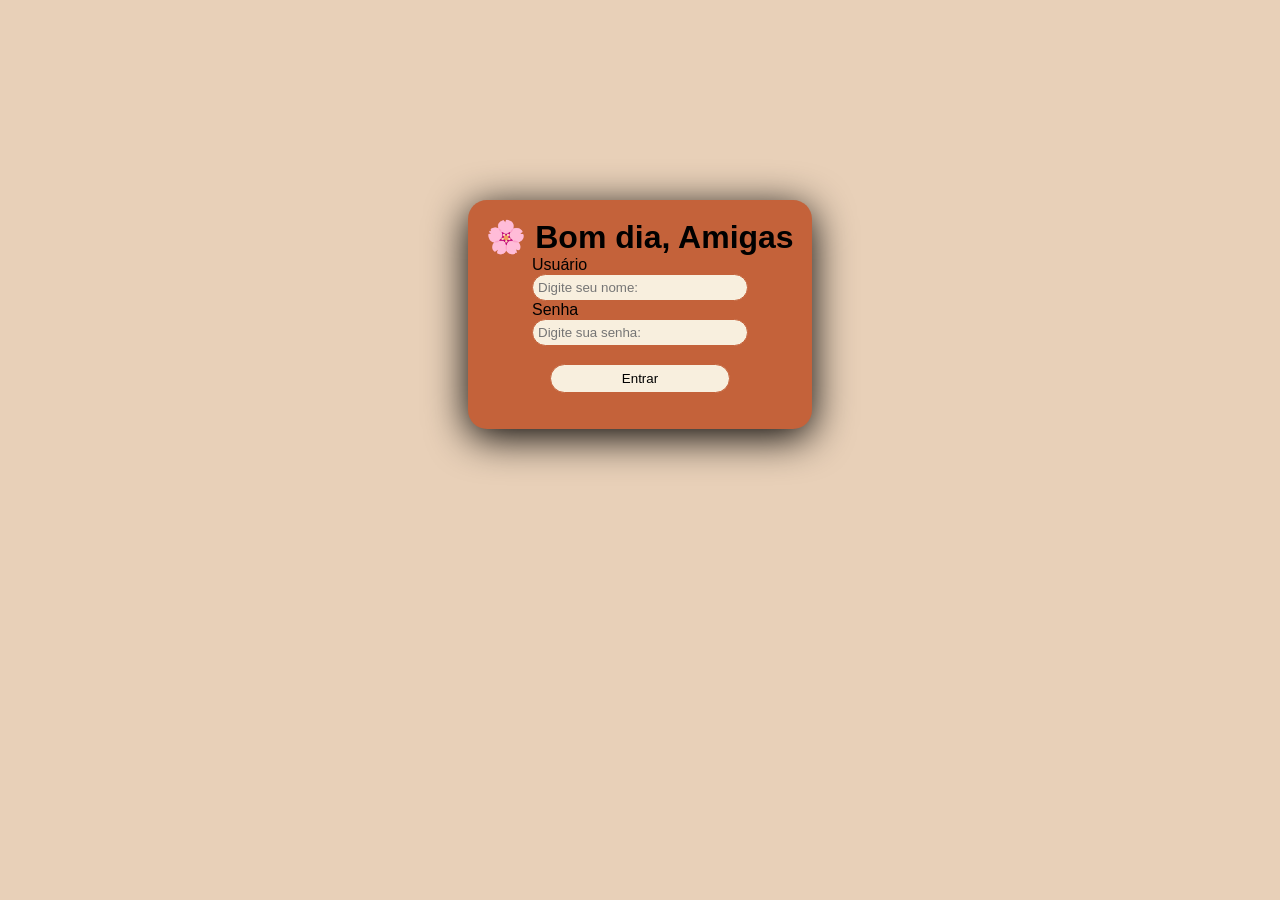
<file: app_mobile/bom-dia-amigas/index.html>
<!doctype html>
<html lang="en">
  <head>
    <meta charset="UTF-8" />
    <meta name="viewport" content="width=device-width, initial-scale=1.0" />
    <title>Login</title>
    <link rel="stylesheet" href="css/style.css" />
  </head>
  <body>
    <div class="ap">
      <div class="op">
        <div><h1>🌸 Bom dia, Amigas</h1></div>
        <div>
          <div class="login-caixa">
            <span>Usuário</span
            ><input
              class="usuario"
              type="text"
              placeholder="Digite seu nome:"
            />
          </div>
          <div class="login-caixa">
            <span>Senha</span
            ><input
              class="usuario"
              type="Password"
              placeholder="Digite sua senha:"
            />
          </div>
          <div class="div-button">
            <a href="/pagina.html"
              ><button class="login-button">Entrar</button></a
            >
          </div>
        </div>
      </div>
    </div>
  </body>
</html>
</file>
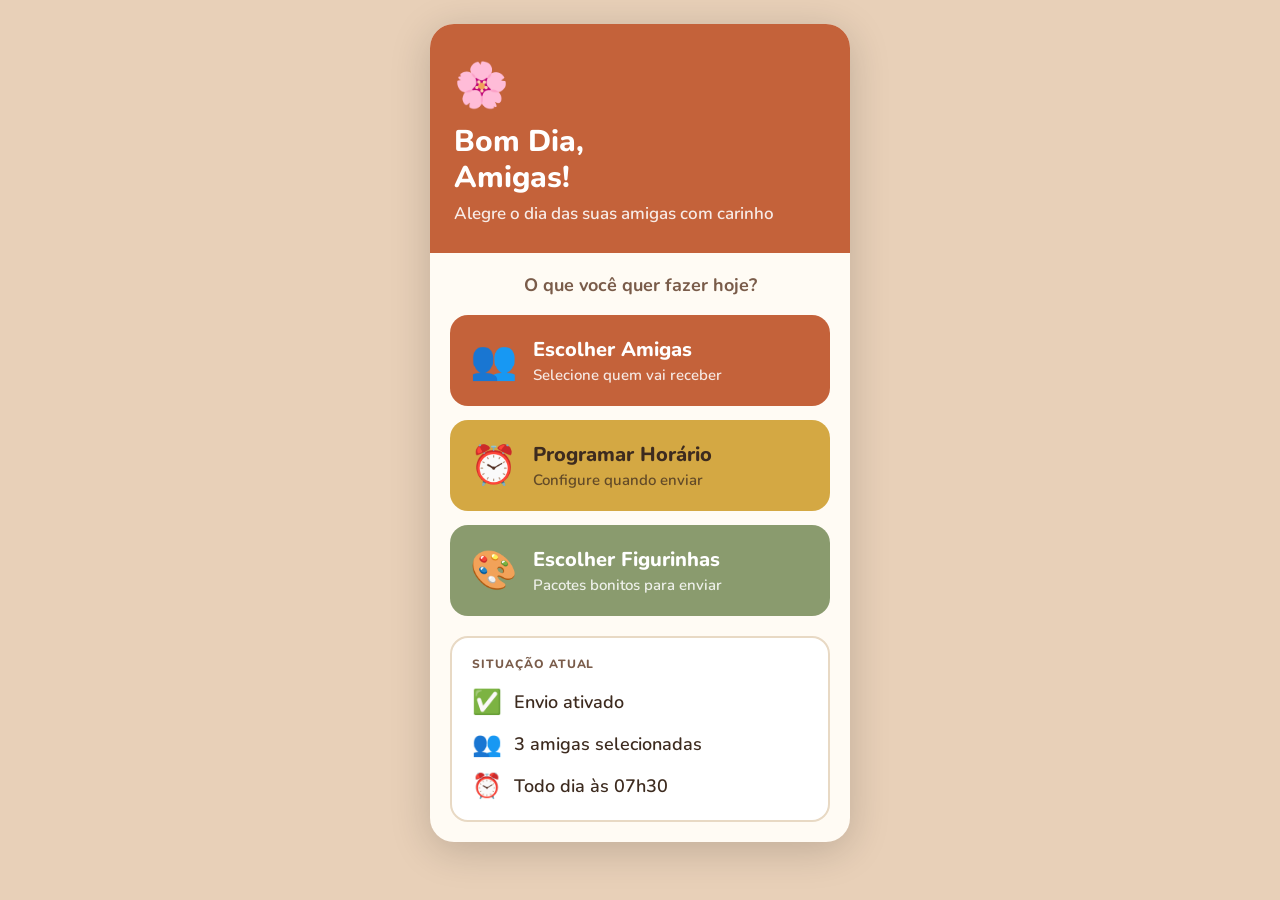
<file: app_mobile/bom-dia-amigas/pagina.html>
<!doctype html>
<html lang="pt-BR">
<head>
  <meta charset="UTF-8" />
  <meta name="viewport" content="width=device-width, initial-scale=1.0" />
  <title>Bom Dia, Amigas!</title>
  <link href="https://fonts.googleapis.com/css2?family=Nunito:wght@400;600;700;800&display=swap" rel="stylesheet" />
  <link rel="stylesheet" href="css/style.css" />
</head>
<body>
<div id="app">

  <div id="tela-inicio" class="tela ativa">
    <div class="topo">
      <div class="icone-topo">🌸</div>
      <h1>Bom Dia,<br>Amigas!</h1>
      <p>Alegre o dia das suas amigas com carinho</p>
    </div>
    <div class="conteudo">
      <p class="pergunta-inicio">O que você quer fazer hoje?</p>

      <button class="btn btn-laranja" onclick="ir('tela-contatos')">
        <span class="icone">👥</span>
        <span>
          <span class="texto-grande">Escolher Amigas</span>
          <span class="texto-pequeno">Selecione quem vai receber</span>
        </span>
      </button>

      <button class="btn btn-amarelo" onclick="ir('tela-horario')">
        <span class="icone">⏰</span>
        <span>
          <span class="texto-grande">Programar Horário</span>
          <span class="texto-pequeno">Configure quando enviar</span>
        </span>
      </button>

      <button class="btn btn-verde" onclick="ir('tela-figurinhas')">
        <span class="icone">🎨</span>
        <span>
          <span class="texto-grande">Escolher Figurinhas</span>
          <span class="texto-pequeno">Pacotes bonitos para enviar</span>
        </span>
      </button>

      <div class="card card-situacao">
        <div class="card-titulo">Situação atual</div>
        <div class="card-linha"><span class="ic">✅</span> Envio ativado</div>
        <div class="card-linha"><span class="ic">👥</span> 3 amigas selecionadas</div>
        <div class="card-linha"><span class="ic">⏰</span> Todo dia às 07h30</div>
      </div>
    </div>
  </div>

  <!-- ═══════════════ TELA: CONTATOS ═══════════════ -->
  <div id="tela-contatos" class="tela">
    <div class="topo">
      <button class="btn-voltar" onclick="ir('tela-inicio')">← Voltar</button>
      <h1>Escolha suas Amigas</h1>
      <p>Toque no nome para selecionar</p>
    </div>
    <div class="conteudo" id="lista-contatos"></div>
    <div class="rodape">
      <p id="texto-contatos">Nenhuma amiga selecionada ainda</p>
      <button id="btn-continuar-contatos" class="btn-confirmar inativo" onclick="continuar_contatos()">
        Continuar →
      </button>
    </div>
  </div>

  <!-- ═══════════════ TELA: HORÁRIO ═══════════════ -->
  <div id="tela-horario" class="tela">
    <div class="topo">
      <button class="btn-voltar" onclick="ir('tela-inicio')">← Voltar</button>
      <h1>Programar Horário</h1>
      <p>Quando enviar as mensagens?</p>
    </div>
    <div class="conteudo">

      <div class="card">
        <div class="card-titulo">Horário do envio</div>
        <div class="horario-row">
          <!-- As opções de hora (00–23) são geradas em js/app.js -->
          <select id="sel-hora" onchange="atualizar_horario()"></select>
          <span class="horario-sep">:</span>
          <select id="sel-min" onchange="atualizar_horario()">
            <option value="00">00</option>
            <option value="15">15</option>
            <option value="30" selected>30</option>
            <option value="45">45</option>
          </select>
        </div>
        <div class="horario-label" id="horario-label">Envio às 07:30 horas</div>
      </div>

      <div class="card">
        <div class="card-titulo">Com que frequência?</div>
        <div class="lista-frequencia">
          <button class="freq-btn selecionado" id="freq-diario" onclick="sel_freq('diario')">
            <span class="ic">📅</span> Todo dia
            <span class="check-freq">✓</span>
          </button>
          <button class="freq-btn" id="freq-uteis" onclick="sel_freq('uteis')">
            <span class="ic">💼</span> Dias úteis
            <span class="check-freq oculto">✓</span>
          </button>
          <button class="freq-btn" id="freq-fds" onclick="sel_freq('fds')">
            <span class="ic">🌴</span> Fins de semana
            <span class="check-freq oculto">✓</span>
          </button>
        </div>
      </div>

      <div class="card">
        <div class="card-titulo">Mensagem de bom dia</div>
        <textarea id="mensagem-texto" rows="4" oninput="atualizar_chars()">Bom dia, minha querida! 🌸 Que Deus abençoe seu dia com muita alegria e saúde! ☀️</textarea>
        <div class="char-count" id="char-count">82 caracteres</div>
      </div>

      <button class="btn-confirmar ativo" onclick="ir('tela-inicio')">Salvar horário ✅</button>
    </div>
  </div>

  <!-- ═══════════════ TELA: FIGURINHAS ═══════════════ -->
  <div id="tela-figurinhas" class="tela">
    <div class="topo">
      <button class="btn-voltar" onclick="ir('tela-inicio')">← Voltar</button>
      <h1>Escolher Figurinhas</h1>
      <p>Selecione os pacotes que você gosta</p>
    </div>
    <div class="conteudo">
      <div class="aviso">
        <span class="ic">💡</span>
        As figurinhas não se repetem por 2 meses! Você pode escolher mais de um pacote.
      </div>
      <div class="sticker-grid" id="grade-figurinhas"></div>
    </div>
    <div class="rodape">
      <p id="texto-figurinhas">Nenhum pacote selecionado ainda</p>
      <button id="btn-continuar-figurinhas" class="btn-confirmar inativo" onclick="ir('tela-confirmar')">
        Continuar →
      </button>
    </div>
  </div>

  <!-- ═══════════════ TELA: CONFIRMAR ═══════════════ -->
  <div id="tela-confirmar" class="tela">
    <div class="topo">
      <button class="btn-voltar" onclick="ir('tela-figurinhas')">← Voltar</button>
      <h1>Confirmar Envio</h1>
      <p>Revise tudo antes de confirmar</p>
    </div>
    <div class="conteudo">
      <div class="card">
        <div class="card-titulo">Amigas que vão receber</div>
        <div id="resumo-contatos"></div>
      </div>
      <div class="card">
        <div class="card-titulo">Horário e frequência</div>
        <div class="card-linha"><span class="ic">⏰</span> Todo dia às 07:30 horas</div>
        <div class="card-linha"><span class="ic">🔁</span> Figurinhas não se repetem por 2 meses</div>
      </div>
      <div class="card">
        <div class="card-titulo">Pacotes de figurinhas</div>
        <div id="resumo-figurinhas"></div>
      </div>
      <div class="aviso">
        <span class="ic">ℹ️</span>
        O aplicativo vai enviar automaticamente pelo WhatsApp no horário programado. Você não precisa fazer mais nada!
      </div>
      <button class="btn-confirmar ativo" onclick="ir('tela-sucesso')">✅ Confirmar e Ativar</button>
      <button class="btn-secundario" onclick="ir('tela-figurinhas')">Voltar e Editar</button>
    </div>
  </div>

  <!-- ═══════════════ TELA: SUCESSO ═══════════════ -->
  <div id="tela-sucesso" class="tela">
    <div class="sucesso">
      <div class="grande-emoji">🌸</div>
      <h2>Tudo pronto!</h2>
      <p>Suas amigas vão receber mensagens de bom dia todos os dias!</p>
      <p class="detalhe">As figurinhas não vão se repetir por 2 meses. Que charme! ✨</p>

      <div class="card card-sucesso">
        <div class="card-linha"><span class="ic">✅</span> Envio automático ativado</div>
        <div class="card-linha"><span class="ic">⏰</span> Todo dia às 07:30</div>
        <div class="card-linha"><span class="ic">💌</span> Via WhatsApp</div>
      </div>

      <button class="btn-confirmar ativo btn-largo" onclick="ir('tela-inicio')">
        Voltar ao início 🏠
      </button>
    </div>
  </div>

</div>

<script src="js/app.js"></script>
</body>
</html>
</file>
<file: app_mobile/bom-dia-amigas/css/style.css>
/* ═══════════════ BASE ═══════════════ */
* { box-sizing: border-box; margin: 0; padding: 0; }

:root {
  --cor-principal:   #c4623a;  /* laranja: topo e botões */
  --cor-destaque:    #d4a843;  /* amarelo: avisos */
  --cor-verde:       #8a9b6e;
  --cor-fundo:       #fffbf4;  /* fundo do app */
  --cor-texto:       #3d2b1f;  /* texto principal */
  --cor-texto-suave: #7a5c4a;  /* textos secundários */
  --cor-borda:       #e8d9c4;
  --cor-campo:       #f2ead8;  /* fundo dos campos */
  --cor-erro:        #b3261e;  /* mensagens de erro */
}

body {
  font-family: 'Nunito', sans-serif;
  background: #e8d0b8;
  display: flex;
  justify-content: center;
  align-items: flex-start;
  min-height: 100vh;
  padding: 24px 16px;
}

#app {
  background: #fffbf4;
  width: 100%;
  max-width: 420px;
  min-height: 700px;
  border-radius: 24px;
  overflow: hidden;
  box-shadow: 0 8px 40px rgba(0,0,0,0.18);
}

/* ═══════════════ TELAS ═══════════════ */
.tela { display: none; }
.tela.ativa { display: block; }

/* ═══════════════ TOPO ═══════════════ */
.topo {
  background: #c4623a;
  color: white;
  padding: 32px 24px 28px;
}
.topo h1 {
  font-size: 30px;
  font-weight: 800;
  line-height: 1.2;
}
.topo p {
  font-size: 17px;
  margin-top: 6px;
  opacity: 0.88;
  font-weight: 600;
}
.topo .icone-topo {
  font-size: 44px;
  margin-bottom: 8px;
}
.btn-voltar {
  background: none;
  border: none;
  color: white;
  font-size: 18px;
  font-weight: 700;
  cursor: pointer;
  margin-bottom: 10px;
  padding: 0;
  display: flex;
  align-items: center;
  gap: 6px;
  font-family: 'Nunito', sans-serif;
}

/* ═══════════════ CONTEÚDO ═══════════════ */
.conteudo {
  padding: 20px;
  display: flex;
  flex-direction: column;
  gap: 14px;
}

.pergunta-inicio {
  text-align: center;
  font-size: 18px;
  font-weight: 700;
  color: #7a5c4a;
  margin-bottom: 4px;
}

/* ═══════════════ BOTÕES PRINCIPAIS ═══════════════ */
.btn {
  width: 100%;
  display: flex;
  align-items: center;
  gap: 16px;
  padding: 20px;
  border-radius: 18px;
  border: none;
  cursor: pointer;
  font-family: 'Nunito', sans-serif;
  text-align: left;
  transition: transform 0.1s;
}
.btn:active { transform: scale(0.97); }
.btn .icone { font-size: 38px; flex-shrink: 0; }
.btn .texto-grande { font-size: 20px; font-weight: 800; display: block; }
.btn .texto-pequeno { font-size: 15px; font-weight: 600; display: block; margin-top: 2px; }

.btn-laranja { background: #c4623a; color: white; }
.btn-laranja .texto-pequeno { opacity: 0.85; }

.btn-amarelo { background: #d4a843; color: #3d2b1f; }
.btn-amarelo .texto-pequeno { opacity: 0.75; }

.btn-verde { background: #8a9b6e; color: white; }
.btn-verde .texto-pequeno { opacity: 0.85; }

/* ═══════════════ CARD ═══════════════ */
.card {
  background: white;
  border: 2px solid #e8d9c4;
  border-radius: 18px;
  padding: 18px 20px;
}
.card-situacao { margin-top: 6px; }
.card-sucesso { width: 100%; margin-bottom: 24px; }

.card-titulo {
  font-size: 12px;
  font-weight: 800;
  color: #7a5c4a;
  text-transform: uppercase;
  letter-spacing: 0.08em;
  margin-bottom: 14px;
}
.card-linha {
  display: flex;
  align-items: center;
  gap: 12px;
  margin-bottom: 10px;
  font-size: 18px;
  font-weight: 600;
  color: #3d2b1f;
}
.card-linha:last-child { margin-bottom: 0; }
.card-linha .ic { font-size: 24px; }

/* ═══════════════ AVISO ═══════════════ */
.aviso {
  background: #fff8e8;
  border: 2px solid #d4a843;
  border-radius: 18px;
  padding: 16px 18px;
  display: flex;
  gap: 12px;
  align-items: flex-start;
  font-size: 16px;
  font-weight: 600;
  color: #3d2b1f;
  line-height: 1.5;
}
.aviso .ic { font-size: 22px; flex-shrink: 0; }

/* ═══════════════ CONTATOS ═══════════════ */
.contato {
  display: flex;
  align-items: center;
  gap: 14px;
  padding: 16px 18px;
  border-radius: 18px;
  border: 2px solid #e8d9c4;
  background: white;
  cursor: pointer;
  width: 100%;
  font-family: 'Nunito', sans-serif;
  text-align: left;
  transition: transform 0.1s;
}
.contato:active { transform: scale(0.97); }
.contato.selecionado { background: #c4623a; border-color: #c4623a; color: white; }
.avatar {
  width: 54px; height: 54px;
  border-radius: 50%;
  background: #f2ead8;
  display: flex; align-items: center; justify-content: center;
  font-size: 28px;
  flex-shrink: 0;
}
.contato .nome { font-size: 19px; font-weight: 700; display: block; }
.contato .tel { font-size: 15px; font-weight: 600; opacity: 0.7; display: block; margin-top: 2px; }
.check {
  margin-left: auto;
  width: 32px; height: 32px;
  border-radius: 50%;
  background: #f2ead8;
  display: flex; align-items: center; justify-content: center;
  font-size: 18px;
  font-weight: 800;
  color: #c4623a;
  flex-shrink: 0;
}
.contato.selecionado .check { background: white; }

/* ═══════════════ RODAPÉ / BOTÕES DE AÇÃO ═══════════════ */
.rodape {
  padding: 16px 20px 28px;
  background: white;
  border-top: 2px solid #e8d9c4;
}
.rodape p {
  text-align: center;
  color: #7a5c4a;
  font-size: 17px;
  font-weight: 700;
  margin-bottom: 14px;
}
.btn-confirmar {
  width: 100%;
  padding: 20px;
  border-radius: 18px;
  border: none;
  font-family: 'Nunito', sans-serif;
  font-size: 20px;
  font-weight: 800;
  cursor: pointer;
  transition: transform 0.1s;
}
.btn-confirmar:active { transform: scale(0.97); }
.btn-confirmar.ativo { background: #c4623a; color: white; }
.btn-confirmar.inativo { background: #e8d9c4; color: #7a5c4a; cursor: not-allowed; }
.btn-largo { width: 100%; }

.btn-secundario {
  width: 100%;
  padding: 16px;
  border-radius: 18px;
  border: none;
  background: #f2ead8;
  color: #7a5c4a;
  font-family: 'Nunito', sans-serif;
  font-size: 18px;
  font-weight: 700;
  cursor: pointer;
  margin-top: 10px;
  transition: transform 0.1s;
}
.btn-secundario:active { transform: scale(0.97); }

/* ═══════════════ HORÁRIO ═══════════════ */
.horario-row {
  display: flex;
  align-items: center;
  justify-content: center;
  gap: 10px;
  margin: 8px 0 6px;
}
.horario-row select {
  font-size: 38px;
  font-weight: 800;
  color: #c4623a;
  background: #f2ead8;
  border: none;
  border-radius: 14px;
  padding: 10px 14px;
  outline: none;
  cursor: pointer;
  font-family: 'Nunito', sans-serif;
  -webkit-appearance: none;
  appearance: none;
  text-align: center;
}
.horario-sep { font-size: 38px; font-weight: 800; color: #3d2b1f; }
.horario-label { text-align: center; color: #7a5c4a; font-size: 16px; font-weight: 600; margin-top: 4px; }

/* ═══════════════ FREQUÊNCIA ═══════════════ */
.lista-frequencia {
  display: flex;
  flex-direction: column;
  gap: 10px;
}
.freq-btn {
  display: flex;
  align-items: center;
  gap: 14px;
  padding: 16px 18px;
  border-radius: 16px;
  border: 2px solid #e8d9c4;
  background: #fffbf4;
  width: 100%;
  font-family: 'Nunito', sans-serif;
  font-size: 19px;
  font-weight: 700;
  cursor: pointer;
  color: #3d2b1f;
  transition: transform 0.1s;
}
.freq-btn:active { transform: scale(0.97); }
.freq-btn.selecionado { background: #c4623a; border-color: #c4623a; color: white; }
.freq-btn .ic { font-size: 28px; }
.freq-btn .check-freq { margin-left: auto; font-size: 20px; }
.check-freq.oculto { visibility: hidden; }

/* ═══════════════ MENSAGEM ═══════════════ */
textarea {
  width: 100%;
  font-family: 'Nunito', sans-serif;
  font-size: 17px;
  font-weight: 600;
  color: #3d2b1f;
  background: #f2ead8;
  border: none;
  border-radius: 14px;
  padding: 14px 16px;
  outline: none;
  resize: none;
  line-height: 1.6;
}
.char-count { font-size: 13px; color: #7a5c4a; font-weight: 600; margin-top: 6px; }

/* ═══════════════ FIGURINHAS ═══════════════ */
.sticker-grid {
  display: grid;
  grid-template-columns: 1fr 1fr;
  gap: 14px;
}
.sticker-btn {
  aspect-ratio: 1;
  border-radius: 18px;
  border: 2px solid #e8d9c4;
  background: white;
  display: flex;
  flex-direction: column;
  align-items: center;
  justify-content: center;
  gap: 8px;
  cursor: pointer;
  font-family: 'Nunito', sans-serif;
  transition: transform 0.1s;
  padding: 16px;
}
.sticker-btn:active { transform: scale(0.95); }
.sticker-btn.selecionado { background: #c4623a; border-color: #c4623a; color: white; }
.sticker-btn .sticker-emoji { font-size: 48px; }
.sticker-btn .sticker-label { font-size: 15px; font-weight: 700; text-align: center; color: #3d2b1f; line-height: 1.3; }
.sticker-btn.selecionado .sticker-label { color: white; }
.sticker-check {
  width: 28px; height: 28px;
  border-radius: 50%;
  background: white;
  color: #c4623a;
  font-size: 16px;
  font-weight: 800;
  display: flex; align-items: center; justify-content: center;
}

/* ═══════════════ RESUMO (TELA CONFIRMAR) ═══════════════ */
#resumo-figurinhas {
  display: flex;
  flex-wrap: wrap;
  gap: 10px;
}
.resumo-tag {
  display: flex;
  align-items: center;
  gap: 8px;
  background: #f2ead8;
  border-radius: 12px;
  padding: 8px 14px;
  font-size: 15px;
  font-weight: 700;
  color: #3d2b1f;
}
.resumo-tag .resumo-emoji { font-size: 22px; }

/* ═══════════════ SUCESSO ═══════════════ */
.sucesso {
  display: flex;
  flex-direction: column;
  align-items: center;
  justify-content: center;
  padding: 40px 24px 32px;
  text-align: center;
  min-height: 700px;
}
.sucesso .grande-emoji { font-size: 80px; margin-bottom: 16px; }
.sucesso h2 { font-size: 34px; font-weight: 800; color: #c4623a; margin-bottom: 12px; }
.sucesso p { font-size: 18px; font-weight: 600; color: #3d2b1f; line-height: 1.6; margin-bottom: 8px; }
.sucesso .detalhe { font-size: 16px; color: #7a5c4a; margin-bottom: 32px; }

.login-caixa {
 display: grid;
}

.usuario {
  border-radius: 18px;
  padding: 5px;
  border: 1px solid #c4623a;
  background: #f8efde;
}

.login-button {
  border-radius: 15px;
  border: 1px solid #c4623a;
  padding: 6px;
  cursor: pointer;
  width: 180px;
  background: #f8efde;
}

.div-button {
  display: flex;
  padding: 18px;
}

.op{
  background: #c4623a;
  padding: 18px;
  border-radius: 19px;
  display: flex;
  align-items: center;
  box-shadow: 0 8px 40px ;
  flex-direction: column;
}

.ap {
  display: flex;
  align-items: center;
  height: 580px;
}
</file>
